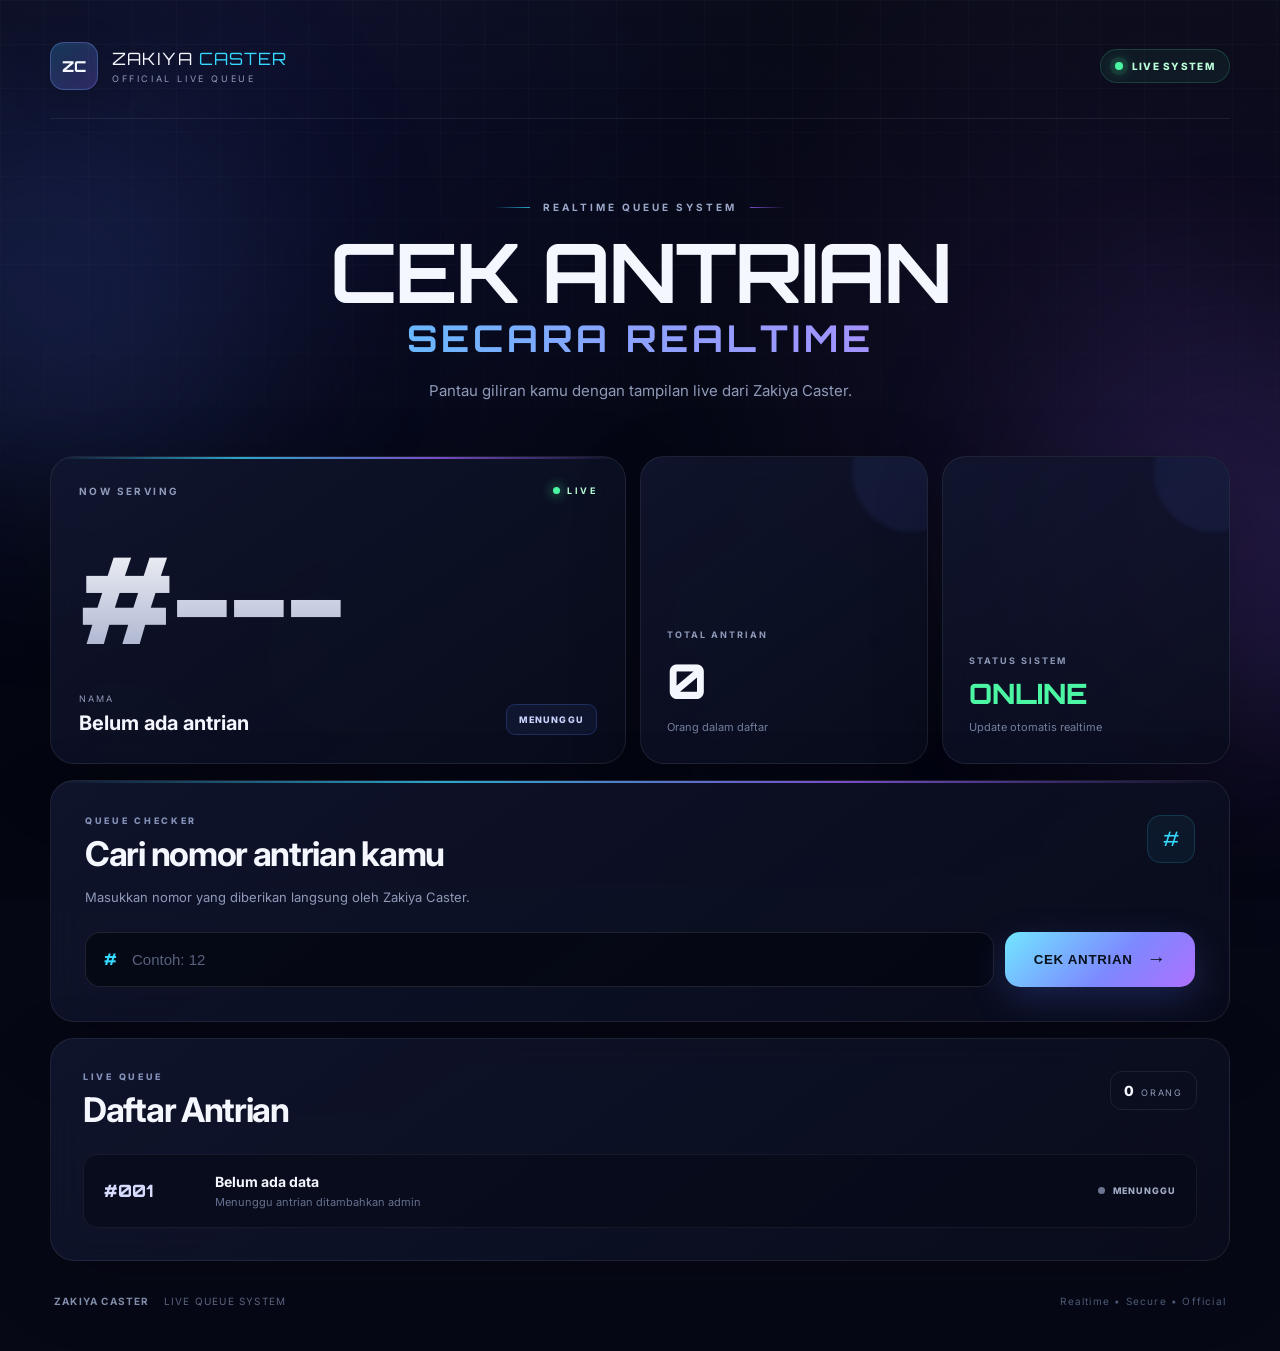
<file: index(4).html>
<!DOCTYPE html>
<html lang="id">
<head>
    <meta charset="UTF-8">
    <meta name="viewport" content="width=device-width, initial-scale=1.0">
    <meta name="theme-color" content="#060816">
    <title>Zakiya Caster — Live Queue</title>
    <link rel="preconnect" href="https://fonts.googleapis.com">
    <link rel="preconnect" href="https://fonts.gstatic.com" crossorigin>
    <link href="https://fonts.googleapis.com/css2?family=Inter:wght@400;500;600;700;800&family=Orbitron:wght@600;700;800&display=swap" rel="stylesheet">
    <link rel="stylesheet" href="style.css">
</head>

<body>
    <div class="page-glow glow-one"></div>
    <div class="page-glow glow-two"></div>
    <div class="grid-overlay"></div>

    <div class="app-shell">

        <header class="topbar">
            <div class="brand-wrap">
                <div class="brand-mark">ZC</div>
                <div>
                    <div class="brand-name">ZAKIYA <span>CASTER</span></div>
                    <div class="brand-sub">OFFICIAL LIVE QUEUE</div>
                </div>
            </div>

            <div class="live-pill">
                <span class="live-dot"></span>
                LIVE SYSTEM
            </div>
        </header>

        <main>

            <section class="hero">
                <div class="eyebrow">
                    <span></span>
                    REALTIME QUEUE SYSTEM
                    <span></span>
                </div>

                <h1>
                    CEK ANTRIAN
                    <span>SECARA REALTIME</span>
                </h1>

                <p>
                    Pantau giliran kamu dengan tampilan live dari Zakiya Caster.
                </p>
            </section>

            <section class="status-grid">

                <article class="serving-card">
                    <div class="card-topline">
                        <span>NOW SERVING</span>
                        <div class="status-chip">
                            <i></i>
                            LIVE
                        </div>
                    </div>

                    <div class="serving-number">#---</div>

                    <div class="serving-info">
                        <div>
                            <small>NAMA</small>
                            <strong>Belum ada antrian</strong>
                        </div>

                        <div class="serving-badge">
                            MENUNGGU
                        </div>
                    </div>
                </article>

                <article class="mini-card">
                    <div class="mini-label">TOTAL ANTRIAN</div>
                    <div class="mini-value">0</div>
                    <div class="mini-desc">Orang dalam daftar</div>
                </article>

                <article class="mini-card">
                    <div class="mini-label">STATUS SISTEM</div>
                    <div class="mini-value online">ONLINE</div>
                    <div class="mini-desc">Update otomatis realtime</div>
                </article>

            </section>

            <section class="queue-check-card">

                <div class="section-heading">
                    <div>
                        <div class="section-kicker">QUEUE CHECKER</div>
                        <h2>Cari nomor antrian kamu</h2>
                    </div>

                    <div class="queue-icon">#</div>
                </div>

                <p class="section-copy">
                    Masukkan nomor yang diberikan langsung oleh Zakiya Caster.
                </p>

                <div class="search-panel">
                    <div class="input-wrap">
                        <span class="input-prefix">#</span>
                        <input
                            type="number"
                            id="queueInput"
                            placeholder="Contoh: 12"
                            min="1"
                            inputmode="numeric"
                        >
                    </div>

                    <button id="checkButton">
                        <span>CEK ANTRIAN</span>
                        <span class="arrow">→</span>
                    </button>
                </div>

                <div id="result"></div>
            </section>

            <section class="queue-section">

                <div class="queue-header">
                    <div>
                        <div class="section-kicker">LIVE QUEUE</div>
                        <h2>Daftar Antrian</h2>
                    </div>

                    <div class="queue-count">
                        <span>0</span>
                        ORANG
                    </div>
                </div>

                <div class="queue-list">

                    <div class="queue-row">
                        <div class="queue-index">#001</div>

                        <div class="queue-person">
                            <strong>Belum ada data</strong>
                            <span>Menunggu antrian ditambahkan admin</span>
                        </div>

                        <div class="queue-state waiting">
                            <span></span>
                            MENUNGGU
                        </div>
                    </div>

                </div>

            </section>

        </main>

        <footer>
            <div>
                <strong>ZAKIYA CASTER</strong>
                <span>LIVE QUEUE SYSTEM</span>
            </div>

            <div class="footer-note">
                Realtime • Secure • Official
            </div>
        </footer>

    </div>
</body>
</html>
</file>
<file: style.css>
* {
    box-sizing: border-box;
    margin: 0;
    padding: 0;
}

:root {
    --bg: #060816;
    --panel: rgba(14, 18, 38, 0.76);
    --panel-strong: #10152c;
    --line: rgba(255, 255, 255, 0.08);
    --text: #f5f7ff;
    --muted: #8f9ab8;
    --cyan: #35d8ff;
    --blue: #5a7cff;
    --violet: #9d63ff;
    --green: #4cf7a4;
    --danger: #ff6b7d;
}

html {
    scroll-behavior: smooth;
}

body {
    min-height: 100vh;
    background:
        radial-gradient(circle at 20% 0%, rgba(72, 86, 255, 0.14), transparent 34%),
        radial-gradient(circle at 90% 20%, rgba(157, 99, 255, 0.12), transparent 30%),
        var(--bg);
    color: var(--text);
    font-family: "Inter", sans-serif;
    overflow-x: hidden;
}

body::before {
    content: "";
    position: fixed;
    inset: 0;
    pointer-events: none;
    background:
        linear-gradient(180deg, rgba(255,255,255,0.015), transparent 15%),
        radial-gradient(circle at center, transparent 0%, rgba(3,5,13,.38) 80%);
    z-index: 0;
}

.grid-overlay {
    position: fixed;
    inset: 0;
    pointer-events: none;
    background-image:
        linear-gradient(rgba(255,255,255,.022) 1px, transparent 1px),
        linear-gradient(90deg, rgba(255,255,255,.022) 1px, transparent 1px);
    background-size: 44px 44px;
    mask-image: linear-gradient(to bottom, black, transparent 78%);
    z-index: 0;
}

.page-glow {
    position: fixed;
    width: 420px;
    height: 420px;
    border-radius: 50%;
    filter: blur(110px);
    opacity: .18;
    pointer-events: none;
    z-index: 0;
}

.glow-one {
    top: 80px;
    left: -160px;
    background: var(--blue);
}

.glow-two {
    top: 340px;
    right: -180px;
    background: var(--violet);
}

.app-shell {
    position: relative;
    z-index: 1;
    width: min(1180px, calc(100% - 32px));
    margin: 0 auto;
    padding: 28px 0 36px;
}

.topbar {
    display: flex;
    align-items: center;
    justify-content: space-between;
    gap: 20px;
    padding: 14px 0 28px;
    border-bottom: 1px solid var(--line);
}

.brand-wrap {
    display: flex;
    align-items: center;
    gap: 14px;
}

.brand-mark {
    width: 48px;
    height: 48px;
    display: grid;
    place-items: center;
    border-radius: 14px;
    font-family: "Orbitron", sans-serif;
    font-weight: 800;
    font-size: 15px;
    background:
        linear-gradient(145deg, rgba(53,216,255,.18), rgba(157,99,255,.22));
    border: 1px solid rgba(117, 154, 255, .35);
    box-shadow:
        inset 0 0 24px rgba(91, 111, 255, .08),
        0 10px 40px rgba(0,0,0,.18);
}

.brand-name {
    font-family: "Orbitron", sans-serif;
    font-size: 17px;
    letter-spacing: 1.1px;
}

.brand-name span {
    color: var(--cyan);
}

.brand-sub {
    margin-top: 4px;
    color: var(--muted);
    font-size: 9px;
    letter-spacing: 2.6px;
}

.live-pill {
    display: flex;
    align-items: center;
    gap: 9px;
    padding: 10px 14px;
    border-radius: 999px;
    border: 1px solid rgba(76,247,164,.18);
    background: rgba(76,247,164,.055);
    color: #baffd9;
    font-size: 10px;
    font-weight: 800;
    letter-spacing: 1.3px;
}

.live-dot {
    width: 8px;
    height: 8px;
    border-radius: 50%;
    background: var(--green);
    box-shadow: 0 0 0 5px rgba(76,247,164,.08), 0 0 14px rgba(76,247,164,.8);
}

.hero {
    text-align: center;
    padding: 82px 16px 52px;
}

.eyebrow {
    display: flex;
    justify-content: center;
    align-items: center;
    gap: 13px;
    color: #9ca8c9;
    font-size: 10px;
    font-weight: 700;
    letter-spacing: 3px;
}

.eyebrow span {
    width: 36px;
    height: 1px;
    background: linear-gradient(90deg, transparent, rgba(53,216,255,.75));
}

.eyebrow span:last-child {
    background: linear-gradient(90deg, rgba(157,99,255,.75), transparent);
}

.hero h1 {
    margin-top: 19px;
    font-family: "Orbitron", sans-serif;
    font-size: clamp(42px, 7vw, 82px);
    line-height: .97;
    letter-spacing: -2px;
}

.hero h1 span {
    display: block;
    margin-top: 9px;
    font-size: .45em;
    letter-spacing: 4px;
    background: linear-gradient(90deg, var(--cyan), #8da1ff 50%, #c07dff);
    -webkit-background-clip: text;
    background-clip: text;
    color: transparent;
}

.hero p {
    max-width: 590px;
    margin: 22px auto 0;
    color: var(--muted);
    line-height: 1.7;
    font-size: 15px;
}

.status-grid {
    display: grid;
    grid-template-columns: 2fr 1fr 1fr;
    gap: 14px;
}

.serving-card,
.mini-card,
.queue-check-card,
.queue-section {
    position: relative;
    overflow: hidden;
    border: 1px solid var(--line);
    background: linear-gradient(145deg, rgba(17,22,47,.88), rgba(10,13,29,.82));
    box-shadow: 0 22px 70px rgba(0,0,0,.22);
    backdrop-filter: blur(18px);
}

.serving-card::before,
.queue-check-card::before {
    content: "";
    position: absolute;
    inset: 0 auto auto 0;
    width: 100%;
    height: 2px;
    background: linear-gradient(90deg, transparent, var(--cyan), var(--violet), transparent);
    opacity: .75;
}

.serving-card {
    min-height: 300px;
    padding: 28px;
    border-radius: 24px;
}

.card-topline {
    display: flex;
    align-items: center;
    justify-content: space-between;
    color: var(--muted);
    font-size: 10px;
    font-weight: 700;
    letter-spacing: 2.4px;
}

.status-chip {
    display: flex;
    align-items: center;
    gap: 7px;
    color: #baffd9;
    font-size: 9px;
}

.status-chip i {
    width: 7px;
    height: 7px;
    border-radius: 50%;
    background: var(--green);
    box-shadow: 0 0 12px rgba(76,247,164,.9);
}

.serving-number {
    margin-top: 26px;
    font-family: "Orbitron", sans-serif;
    font-size: clamp(72px, 10vw, 120px);
    font-weight: 800;
    letter-spacing: -5px;
    background: linear-gradient(180deg, #fff, #9ea8c8);
    -webkit-background-clip: text;
    background-clip: text;
    color: transparent;
}

.serving-info {
    display: flex;
    align-items: end;
    justify-content: space-between;
    gap: 16px;
    margin-top: 20px;
}

.serving-info small {
    display: block;
    color: var(--muted);
    font-size: 9px;
    letter-spacing: 2px;
}

.serving-info strong {
    display: block;
    margin-top: 7px;
    font-size: 20px;
}

.serving-badge {
    padding: 9px 12px;
    border: 1px solid rgba(90,124,255,.24);
    border-radius: 9px;
    color: #cbd3ff;
    background: rgba(90,124,255,.08);
    font-size: 9px;
    font-weight: 800;
    letter-spacing: 1.2px;
}

.mini-card {
    min-height: 300px;
    padding: 26px;
    border-radius: 24px;
    display: flex;
    flex-direction: column;
    justify-content: flex-end;
}

.mini-card::after {
    content: "";
    position: absolute;
    width: 120px;
    height: 120px;
    border-radius: 50%;
    top: -45px;
    right: -45px;
    background: rgba(90,124,255,.08);
    filter: blur(2px);
}

.mini-label {
    color: var(--muted);
    font-size: 9px;
    font-weight: 700;
    letter-spacing: 2px;
}

.mini-value {
    margin-top: 10px;
    font-family: "Orbitron", sans-serif;
    font-size: 48px;
    font-weight: 800;
}

.mini-value.online {
    font-size: 28px;
    color: var(--green);
}

.mini-desc {
    margin-top: 8px;
    color: #737f9f;
    font-size: 11px;
    line-height: 1.6;
}

.queue-check-card {
    margin-top: 16px;
    padding: 34px;
    border-radius: 24px;
}

.section-heading,
.queue-header {
    display: flex;
    align-items: flex-start;
    justify-content: space-between;
    gap: 20px;
}

.section-kicker {
    color: #8290b6;
    font-size: 9px;
    font-weight: 800;
    letter-spacing: 2.7px;
}

.section-heading h2,
.queue-header h2 {
    margin-top: 7px;
    font-size: clamp(24px, 3vw, 34px);
    letter-spacing: -1.3px;
}

.queue-icon {
    width: 48px;
    height: 48px;
    display: grid;
    place-items: center;
    border-radius: 14px;
    border: 1px solid rgba(53,216,255,.16);
    background: rgba(53,216,255,.055);
    color: var(--cyan);
    font-family: "Orbitron", sans-serif;
    font-size: 20px;
}

.section-copy {
    max-width: 620px;
    margin-top: 12px;
    color: var(--muted);
    font-size: 13px;
    line-height: 1.7;
}

.search-panel {
    display: grid;
    grid-template-columns: 1fr auto;
    gap: 11px;
    margin-top: 24px;
}

.input-wrap {
    display: flex;
    align-items: center;
    border: 1px solid rgba(255,255,255,.1);
    background: rgba(4,6,16,.72);
    border-radius: 15px;
    overflow: hidden;
    transition: .2s ease;
}

.input-wrap:focus-within {
    border-color: rgba(53,216,255,.42);
    box-shadow: 0 0 0 4px rgba(53,216,255,.045);
}

.input-prefix {
    padding-left: 18px;
    color: var(--cyan);
    font-family: "Orbitron", sans-serif;
    font-weight: 700;
}

.input-wrap input {
    width: 100%;
    padding: 18px 15px;
    border: 0;
    outline: 0;
    background: transparent;
    color: var(--text);
    font-size: 15px;
}

.input-wrap input::placeholder {
    color: #58627e;
}

.search-panel button {
    min-width: 190px;
    display: flex;
    align-items: center;
    justify-content: center;
    gap: 14px;
    border: 0;
    border-radius: 15px;
    padding: 0 20px;
    cursor: pointer;
    font-weight: 900;
    letter-spacing: .7px;
    background: linear-gradient(135deg, #71e6ff, #7d88ff 58%, #ae70ff);
    color: #07101b;
    box-shadow: 0 12px 36px rgba(92,112,255,.22);
    transition: transform .2s ease, box-shadow .2s ease;
}

.search-panel button:hover {
    transform: translateY(-2px);
    box-shadow: 0 16px 40px rgba(92,112,255,.3);
}

.arrow {
    font-size: 19px;
}

.queue-section {
    margin-top: 16px;
    padding: 32px;
    border-radius: 24px;
}

.queue-count {
    padding: 10px 13px;
    border: 1px solid var(--line);
    border-radius: 12px;
    color: var(--muted);
    font-size: 9px;
    letter-spacing: 1.8px;
}

.queue-count span {
    color: var(--text);
    font-size: 14px;
    font-weight: 800;
}

.queue-list {
    margin-top: 24px;
}

.queue-row {
    display: grid;
    grid-template-columns: 95px 1fr auto;
    align-items: center;
    gap: 16px;
    padding: 18px 20px;
    border: 1px solid rgba(255,255,255,.055);
    border-radius: 15px;
    background: rgba(7,10,23,.62);
}

.queue-index {
    font-family: "Orbitron", sans-serif;
    font-size: 17px;
    font-weight: 800;
    color: #d7dcff;
}

.queue-person strong {
    display: block;
    font-size: 14px;
}

.queue-person span {
    display: block;
    margin-top: 5px;
    color: #66718f;
    font-size: 11px;
}

.queue-state {
    display: flex;
    align-items: center;
    gap: 8px;
    color: #a3acc6;
    font-size: 9px;
    font-weight: 800;
    letter-spacing: 1px;
}

.queue-state span {
    width: 7px;
    height: 7px;
    border-radius: 50%;
    background: #6c7693;
}

footer {
    display: flex;
    align-items: center;
    justify-content: space-between;
    gap: 20px;
    padding: 34px 4px 8px;
    color: #606b88;
    font-size: 10px;
    letter-spacing: 1.2px;
}

footer strong {
    color: #8894b2;
    margin-right: 10px;
}

.footer-note {
    color: #53607d;
}

@media (max-width: 900px) {
    .status-grid {
        grid-template-columns: 1fr 1fr;
    }

    .serving-card {
        grid-column: 1 / -1;
    }

    .mini-card {
        min-height: 180px;
    }
}

@media (max-width: 640px) {
    .app-shell {
        width: min(100% - 22px, 1180px);
        padding-top: 16px;
    }

    .brand-mark {
        width: 42px;
        height: 42px;
    }

    .brand-name {
        font-size: 14px;
    }

    .brand-sub {
        font-size: 8px;
    }

    .live-pill {
        padding: 9px 10px;
        font-size: 8px;
    }

    .hero {
        padding: 60px 8px 38px;
    }

    .hero h1 {
        letter-spacing: -1px;
    }

    .hero h1 span {
        letter-spacing: 2px;
    }

    .status-grid {
        grid-template-columns: 1fr;
    }

    .serving-card,
    .mini-card,
    .queue-check-card,
    .queue-section {
        border-radius: 19px;
    }

    .mini-card {
        min-height: 150px;
    }

    .serving-card {
        min-height: 280px;
        padding: 23px;
    }

    .serving-number {
        font-size: 74px;
    }

    .serving-info {
        align-items: flex-start;
        flex-direction: column;
    }

    .queue-check-card,
    .queue-section {
        padding: 24px 18px;
    }

    .search-panel {
        grid-template-columns: 1fr;
    }

    .search-panel button {
        min-height: 54px;
    }

    .queue-row {
        grid-template-columns: 70px 1fr;
    }

    .queue-state {
        grid-column: 2;
    }

    footer {
        flex-direction: column;
        align-items: flex-start;
    }
}
</file>
